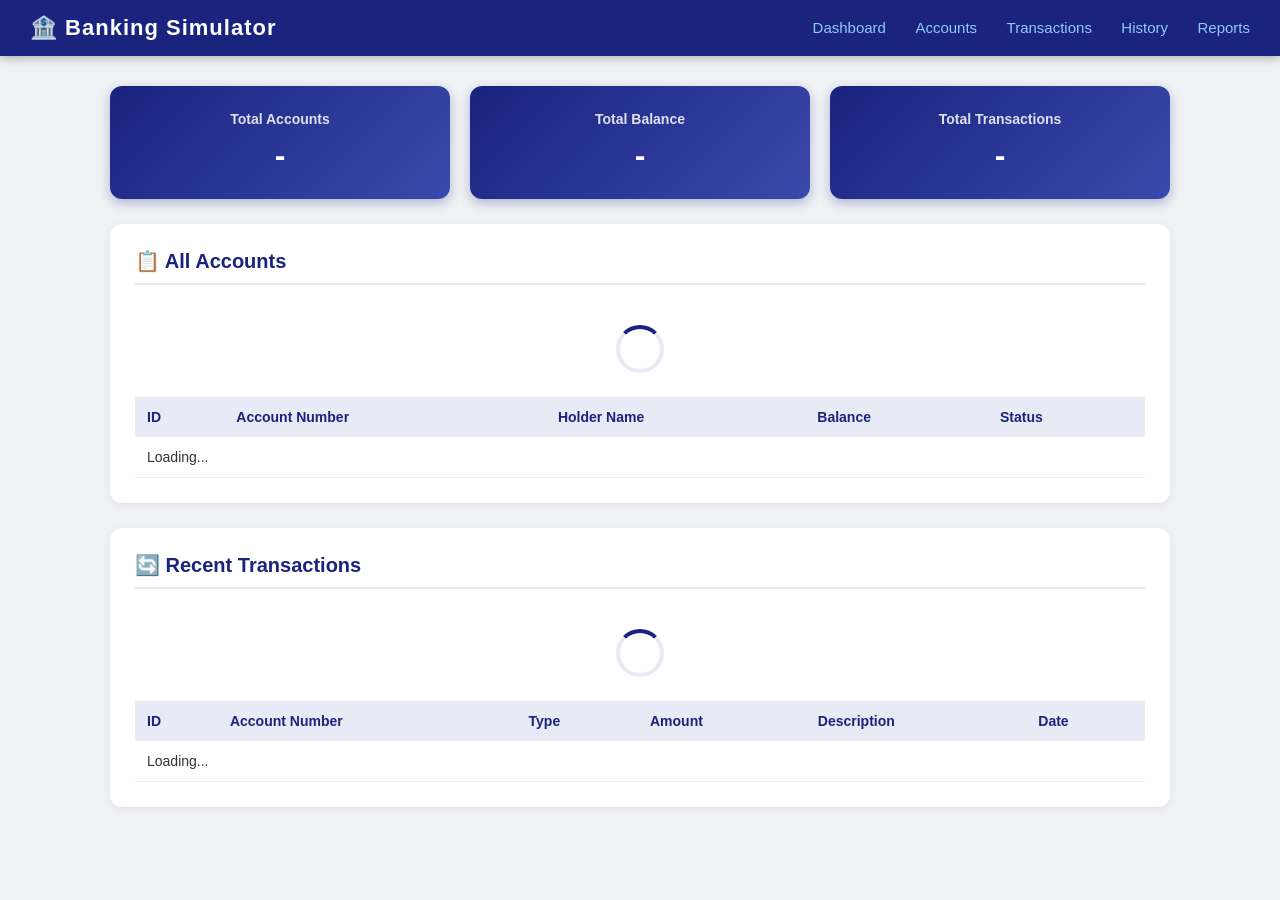
<file: src/main/resources/static/index.html>
<!DOCTYPE html>
<html lang="en">
<head>
    <meta charset="UTF-8">
    <meta name="viewport" content="width=device-width, initial-scale=1.0">
    <title>Banking Simulator - Dashboard</title>
    <link rel="stylesheet" href="style.css">
</head>
<body>

<nav>
    <h1>🏦 Banking Simulator</h1>
    <div>
        <a href="index.html">Dashboard</a>
        <a href="accounts.html">Accounts</a>
        <a href="transactions.html">Transactions</a>
        <a href="history.html">History</a>
        <a href="reports.html">Reports</a>
    </div>
</nav>

<div class="container">

    <!-- Stats Row -->
    <div class="stats-row">
        <div class="stat-card">
            <h3>Total Accounts</h3>
            <p id="totalAccounts">-</p>
        </div>
        <div class="stat-card">
            <h3>Total Balance</h3>
            <p id="totalBalance">-</p>
        </div>
        <div class="stat-card">
            <h3>Total Transactions</h3>
            <p id="totalTransactions">-</p>
        </div>
    </div>

    <!-- All Accounts Table -->
    <div class="card">
        <h2>📋 All Accounts</h2>
        <div id="spinner1" class="spinner"></div>
        <table>
            <thead>
            <tr>
                <th>ID</th>
                <th>Account Number</th>
                <th>Holder Name</th>
                <th>Balance</th>
                <th>Status</th>
            </tr>
            </thead>
            <tbody id="accountsTable">
            <tr><td colspan="5">Loading...</td></tr>
            </tbody>
        </table>
    </div>

    <!-- Recent Transactions -->
    <div class="card">
        <h2>🔄 Recent Transactions</h2>
        <div id="spinner2" class="spinner"></div>
        <table>
            <thead>
            <tr>
                <th>ID</th>
                <th>Account Number</th>
                <th>Type</th>
                <th>Amount</th>
                <th>Description</th>
                <th>Date</th>
            </tr>
            </thead>
            <tbody id="transactionsTable">
            <tr><td colspan="6">Loading...</td></tr>
            </tbody>
        </table>
    </div>

</div>

<script>
    const API = 'http://localhost:8080/api';

    // Load Accounts
    async function loadAccounts() {
        document.getElementById('spinner1').style.display = 'block';
        const res = await fetch(`${API}/accounts`);
        const accounts = await res.json();
        document.getElementById('spinner1').style.display = 'none';

        document.getElementById('totalAccounts').textContent = accounts.length;

        let totalBalance = 0;
        accounts.forEach(a => totalBalance += a.balance);
        document.getElementById('totalBalance').textContent = '₹' + totalBalance.toLocaleString();

        const tbody = document.getElementById('accountsTable');
        tbody.innerHTML = '';
        accounts.forEach(a => {
            tbody.innerHTML += `
                <tr>
                    <td>${a.id}</td>
                    <td>${a.accountNumber}</td>
                    <td>${a.holderName}</td>
                    <td>₹${a.balance.toLocaleString()}</td>
                    <td>
                        <span class="badge ${a.active ? 'badge-success' : 'badge-danger'}">
                            ${a.active ? 'Active' : 'Inactive'}
                        </span>
                    </td>
                </tr>`;
        });
    }

    // Load Transactions
    async function loadTransactions() {
        document.getElementById('spinner2').style.display = 'block';
        const res = await fetch(`${API}/transactions`);
        const transactions = await res.json();
        document.getElementById('spinner2').style.display = 'none';

        document.getElementById('totalTransactions').textContent = transactions.length;

        const tbody = document.getElementById('transactionsTable');
        tbody.innerHTML = '';
        transactions.slice(-10).reverse().forEach(t => {
            tbody.innerHTML += `
                <tr>
                    <td>${t.id}</td>
                    <td>${t.accountNumber}</td>
                    <td>
                        <span class="badge badge-${t.type.toLowerCase().includes('deposit') ? 'deposit' : t.type.toLowerCase().includes('withdraw') ? 'withdraw' : 'transfer'}">
                            ${t.type}
                        </span>
                    </td>
                    <td>₹${t.amount.toLocaleString()}</td>
                    <td>${t.description}</td>
                    <td>${new Date(t.timestamp).toLocaleString()}</td>
                </tr>`;
        });
    }

    loadAccounts();
    loadTransactions();
</script>

</body>
</html>
</file>
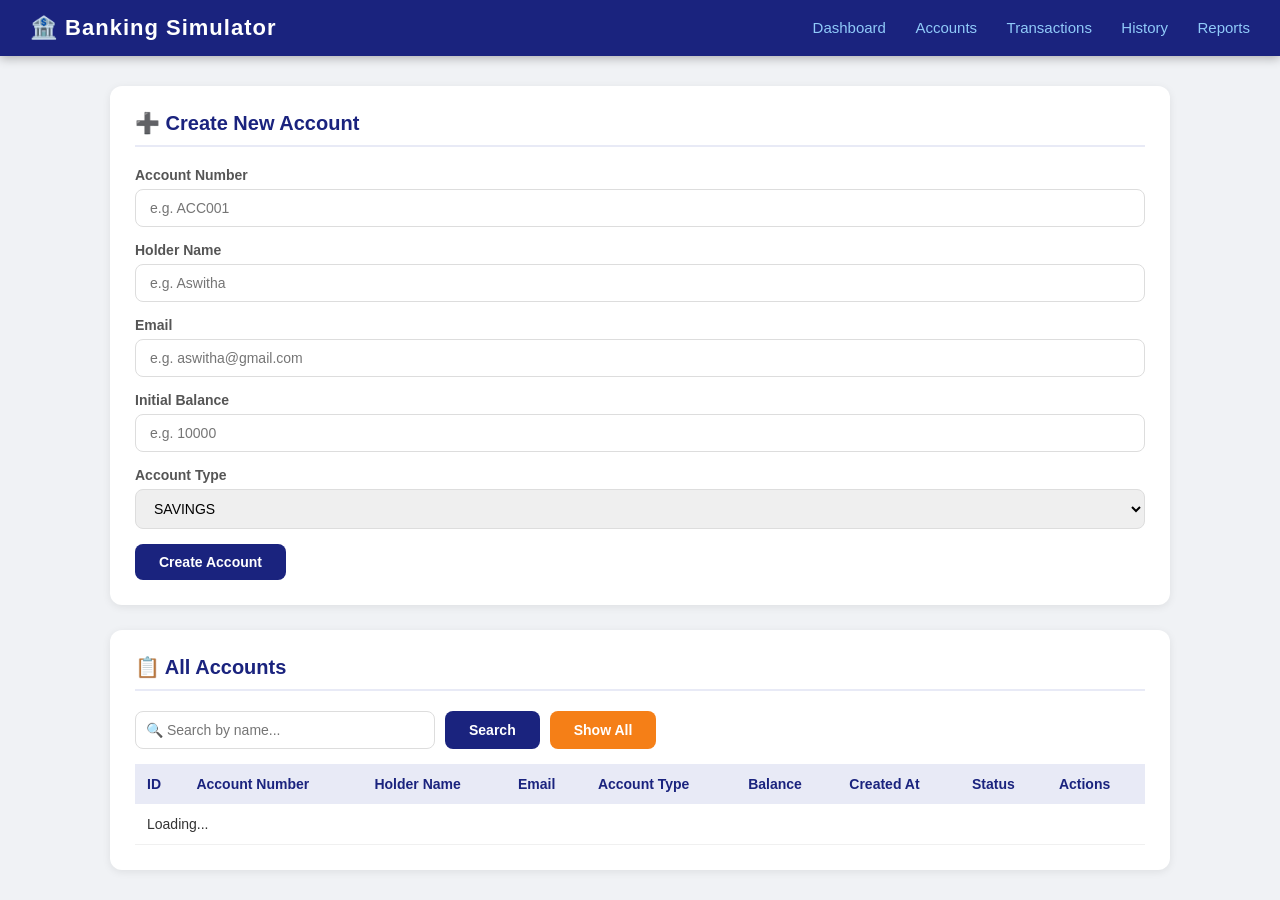
<file: src/main/resources/static/accounts.html>
<!DOCTYPE html>
<html lang="en">
<head>
    <meta charset="UTF-8">
    <meta name="viewport" content="width=device-width, initial-scale=1.0">
    <title>Banking Simulator - Accounts</title>
    <link rel="stylesheet" href="style.css">
</head>
<body>

<nav>
    <h1>🏦 Banking Simulator</h1>
    <div>
        <a href="index.html">Dashboard</a>
        <a href="accounts.html">Accounts</a>
        <a href="transactions.html">Transactions</a>
        <a href="history.html">History</a>
        <a href="reports.html">Reports</a>
    </div>
</nav>

<div class="container">

    <!-- Create Account -->
    <div class="card">
        <h2>➕ Create New Account</h2>
        <div id="createAlert" class="alert"></div>
        <div class="form-group">
            <label>Account Number</label>
            <input type="text" id="accountNumber" placeholder="e.g. ACC001">
        </div>
        <div class="form-group">
            <label>Holder Name</label>
            <input type="text" id="holderName" placeholder="e.g. Aswitha">
        </div>
        <div class="form-group">
            <label>Email</label>
            <input type="email" id="email" placeholder="e.g. aswitha@gmail.com">
        </div>
        <div class="form-group">
            <label>Initial Balance</label>
            <input type="number" id="balance" placeholder="e.g. 10000">
        </div>
        <div class="form-group">
            <label>Account Type</label>
            <select id="accountType">
                <option value="SAVINGS">SAVINGS</option>
                <option value="CURRENT">CURRENT</option>
                <option value="CHECKING">CHECKING</option>
            </select>
        </div>
        <button class="btn btn-primary" onclick="createAccount()">Create Account</button>
    </div>

    <!-- All Accounts -->
    <div class="card">
        <h2>📋 All Accounts</h2>

        <!-- Search Bar -->
        <div style="display:flex; gap:10px; margin-bottom:15px">
            <input type="text" id="searchName" placeholder="🔍 Search by name..."
                   style="padding:10px; border:1px solid #ddd; border-radius:8px; width:300px; font-size:14px">
            <button class="btn btn-primary" onclick="searchAccounts()">Search</button>
            <button class="btn btn-warning" onclick="loadAccounts()">Show All</button>
        </div>

        <table>
            <thead>
            <tr>
                <th>ID</th>
                <th>Account Number</th>
                <th>Holder Name</th>
                <th>Email</th>
                <th>Account Type</th>
                <th>Balance</th>
                <th>Created At</th>
                <th>Status</th>
                <th>Actions</th>
            </tr>
            </thead>
            <tbody id="accountsTable">
            <tr><td colspan="9">Loading...</td></tr>
            </tbody>
        </table>
    </div>

</div>

<script>
    const API = 'http://localhost:8080/api';

    // Load Accounts
    async function loadAccounts() {
        const res = await fetch(`${API}/accounts`);
        const accounts = await res.json();
        displayAccounts(accounts);
    }

    // Search Accounts by Name
    async function searchAccounts() {
        const name = document.getElementById('searchName').value;
        if (!name) {
            loadAccounts();
            return;
        }
        const res = await fetch(`${API}/accounts/search?name=${name}`);
        const accounts = await res.json();
        displayAccounts(accounts);
    }

    // Display Accounts
    function displayAccounts(accounts) {
        const tbody = document.getElementById('accountsTable');
        tbody.innerHTML = '';

        if (accounts.length === 0) {
            tbody.innerHTML = '<tr><td colspan="9">No accounts found</td></tr>';
            return;
        }

        accounts.forEach(a => {
            tbody.innerHTML += `
                <tr>
                    <td>${a.id}</td>
                    <td>${a.accountNumber}</td>
                    <td>${a.holderName}</td>
                    <td>${a.email || 'N/A'}</td>
                    <td><span class="badge badge-deposit">${a.accountType || 'SAVINGS'}</span></td>
                    <td>₹${a.balance.toLocaleString()}</td>
                    <td>${a.createdAt ? new Date(a.createdAt).toLocaleDateString() : 'N/A'}</td>
                    <td>
                        <span class="badge ${a.active ? 'badge-success' : 'badge-danger'}">
                            ${a.active ? 'Active' : 'Inactive'}
                        </span>
                    </td>
                    <td>
                        <button class="btn btn-warning" onclick="toggleAccount(${a.id}, ${a.active})">
                            ${a.active ? 'Deactivate' : 'Activate'}
                        </button>
                        <button class="btn btn-danger" onclick="deleteAccount(${a.id})">Delete</button>
                    </td>
                </tr>`;
        });
    }

    // Create Account
    async function createAccount() {
        const accountNumber = document.getElementById('accountNumber').value;
        const holderName = document.getElementById('holderName').value;
        const email = document.getElementById('email').value;
        const balance = document.getElementById('balance').value;
        const accountType = document.getElementById('accountType').value;

        if (!accountNumber || !holderName || !balance) {
            const alert = document.getElementById('createAlert');
            alert.className = 'alert alert-error';
            alert.style.display = 'block';
            alert.textContent = 'Please fill all required fields!';
            return;
        }

        const account = {
            accountNumber: accountNumber,
            holderName: holderName,
            email: email,
            balance: parseFloat(balance),
            accountType: accountType,
            active: true
        };

        const res = await fetch(`${API}/accounts`, {
            method: 'POST',
            headers: { 'Content-Type': 'application/json' },
            body: JSON.stringify(account)
        });

        const alert = document.getElementById('createAlert');
        if (res.ok) {
            alert.className = 'alert alert-success';
            alert.style.display = 'block';
            alert.textContent = 'Account created successfully!';
            loadAccounts();
        } else {
            const error = await res.text();
            alert.className = 'alert alert-error';
            alert.style.display = 'block';
            alert.textContent = 'Error: ' + error;
        }
    }

    // Toggle Account Active/Inactive
    async function toggleAccount(id, isActive) {
        const endpoint = isActive ? 'deactivate' : 'reactivate';
        await fetch(`${API}/accounts/${id}/${endpoint}`, { method: 'PUT' });
        loadAccounts();
    }

    // Delete Account
    async function deleteAccount(id) {
        if (confirm('Are you sure you want to delete this account?')) {
            await fetch(`${API}/accounts/${id}`, { method: 'DELETE' });
            loadAccounts();
        }
    }

    loadAccounts();
</script>

</body>
</html>
</file>
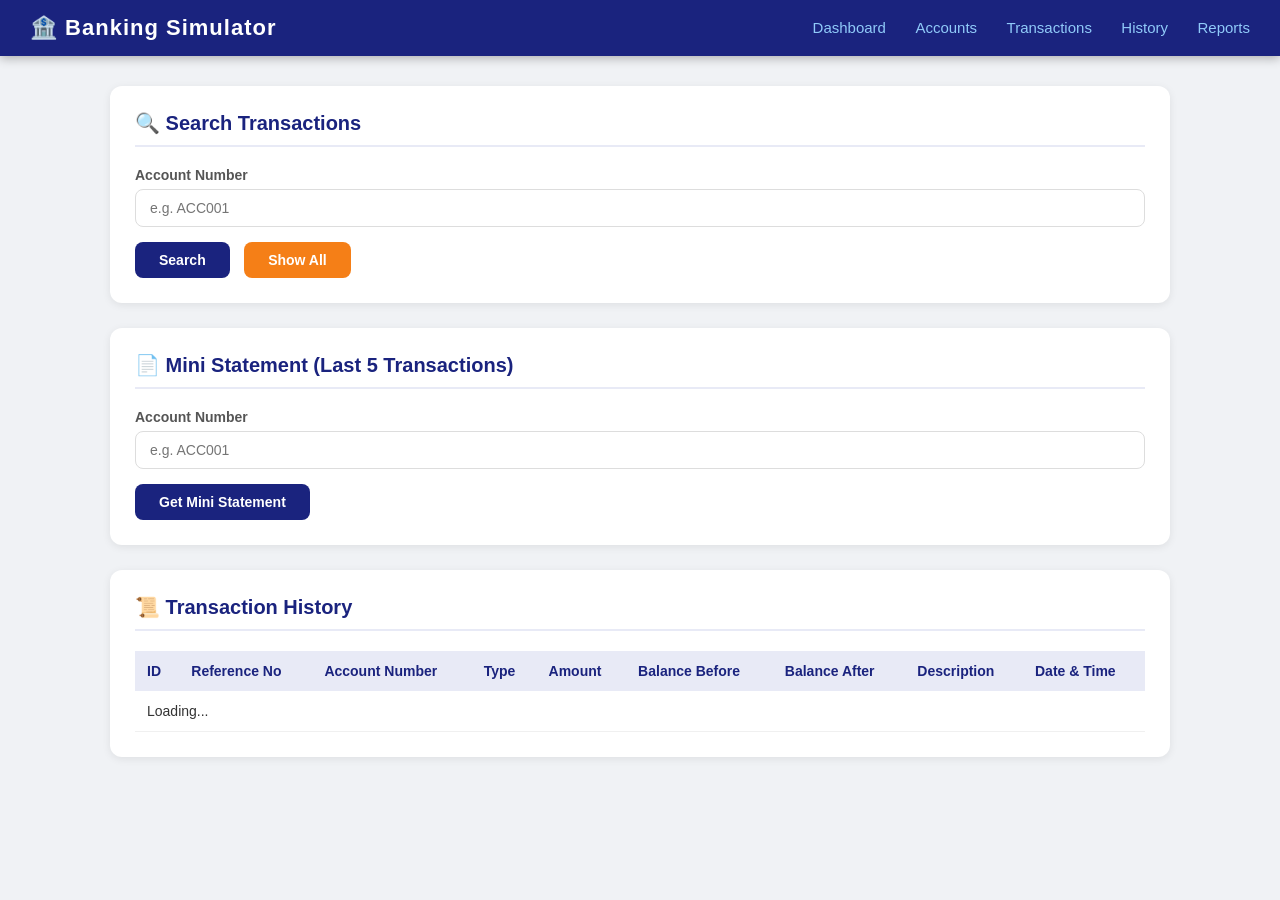
<file: src/main/resources/static/history.html>
<!DOCTYPE html>
<html lang="en">
<head>
    <meta charset="UTF-8">
    <meta name="viewport" content="width=device-width, initial-scale=1.0">
    <title>Banking Simulator - Transaction History</title>
    <link rel="stylesheet" href="style.css">
</head>
<body>

<nav>
    <h1>🏦 Banking Simulator</h1>
    <div>
        <a href="index.html">Dashboard</a>
        <a href="accounts.html">Accounts</a>
        <a href="transactions.html">Transactions</a>
        <a href="history.html">History</a>
        <a href="reports.html">Reports</a>
    </div>
</nav>

<div class="container">

    <!-- Search by Account Number -->
    <div class="card">
        <h2>🔍 Search Transactions</h2>
        <div class="form-group">
            <label>Account Number</label>
            <input type="text" id="searchAccount" placeholder="e.g. ACC001">
        </div>
        <button class="btn btn-primary" onclick="searchTransactions()">Search</button>
        <button class="btn btn-warning" onclick="loadAllTransactions()" style="margin-left:10px">Show All</button>
    </div>

    <!-- Mini Statement -->
    <div class="card">
        <h2>📄 Mini Statement (Last 5 Transactions)</h2>
        <div class="form-group">
            <label>Account Number</label>
            <input type="text" id="miniAccount" placeholder="e.g. ACC001">
        </div>
        <button class="btn btn-primary" onclick="loadMiniStatement()">Get Mini Statement</button>
    </div>

    <!-- Transactions Table -->
    <div class="card">
        <h2>📜 Transaction History</h2>
        <table>
            <thead>
            <tr>
                <th>ID</th>
                <th>Reference No</th>
                <th>Account Number</th>
                <th>Type</th>
                <th>Amount</th>
                <th>Balance Before</th>
                <th>Balance After</th>
                <th>Description</th>
                <th>Date & Time</th>
            </tr>
            </thead>
            <tbody id="historyTable">
            <tr><td colspan="9">Loading...</td></tr>
            </tbody>
        </table>
    </div>

</div>

<script>
    const API = 'http://localhost:8080/api';

    // Load All Transactions
    async function loadAllTransactions() {
        const res = await fetch(`${API}/transactions`);
        const transactions = await res.json();
        displayTransactions(transactions);
    }

    // Search by Account Number
    async function searchTransactions() {
        const accountNumber = document.getElementById('searchAccount').value;
        if (!accountNumber) {
            loadAllTransactions();
            return;
        }
        const res = await fetch(`${API}/transactions/account/${accountNumber}`);
        const transactions = await res.json();
        displayTransactions(transactions);
    }

    // Mini Statement (Last 5)
    async function loadMiniStatement() {
        const accountNumber = document.getElementById('miniAccount').value;

        if (!accountNumber) {
            alert("Please enter account number");
            return;
        }

        const res = await fetch(`${API}/transactions/mini/${accountNumber}`);
        const transactions = await res.json();

        displayTransactions(transactions);
    }

    // Display Transactions
    function displayTransactions(transactions) {
        const tbody = document.getElementById('historyTable');
        tbody.innerHTML = '';

        if (transactions.length === 0) {
            tbody.innerHTML = '<tr><td colspan="9">No transactions found</td></tr>';
            return;
        }

        transactions.reverse().forEach(t => {
            const type = t.type.toLowerCase();
            const badgeClass = type.includes('deposit') ? 'badge-deposit' :
                               type.includes('withdrawal') ? 'badge-withdraw' : 'badge-transfer';

            tbody.innerHTML += `
                <tr>
                    <td>${t.id}</td>
                    <td>${t.referenceNumber || 'N/A'}</td>
                    <td>${t.accountNumber}</td>
                    <td><span class="badge ${badgeClass}">${t.type}</span></td>
                    <td>₹${t.amount.toLocaleString()}</td>
                    <td>₹${t.balanceBefore || 0}</td>
                    <td>₹${t.balanceAfter || 0}</td>
                    <td>${t.description}</td>
                    <td>${new Date(t.timestamp).toLocaleString()}</td>
                </tr>`;
        });
    }

    loadAllTransactions();
</script>

</body>
</html>
</file>
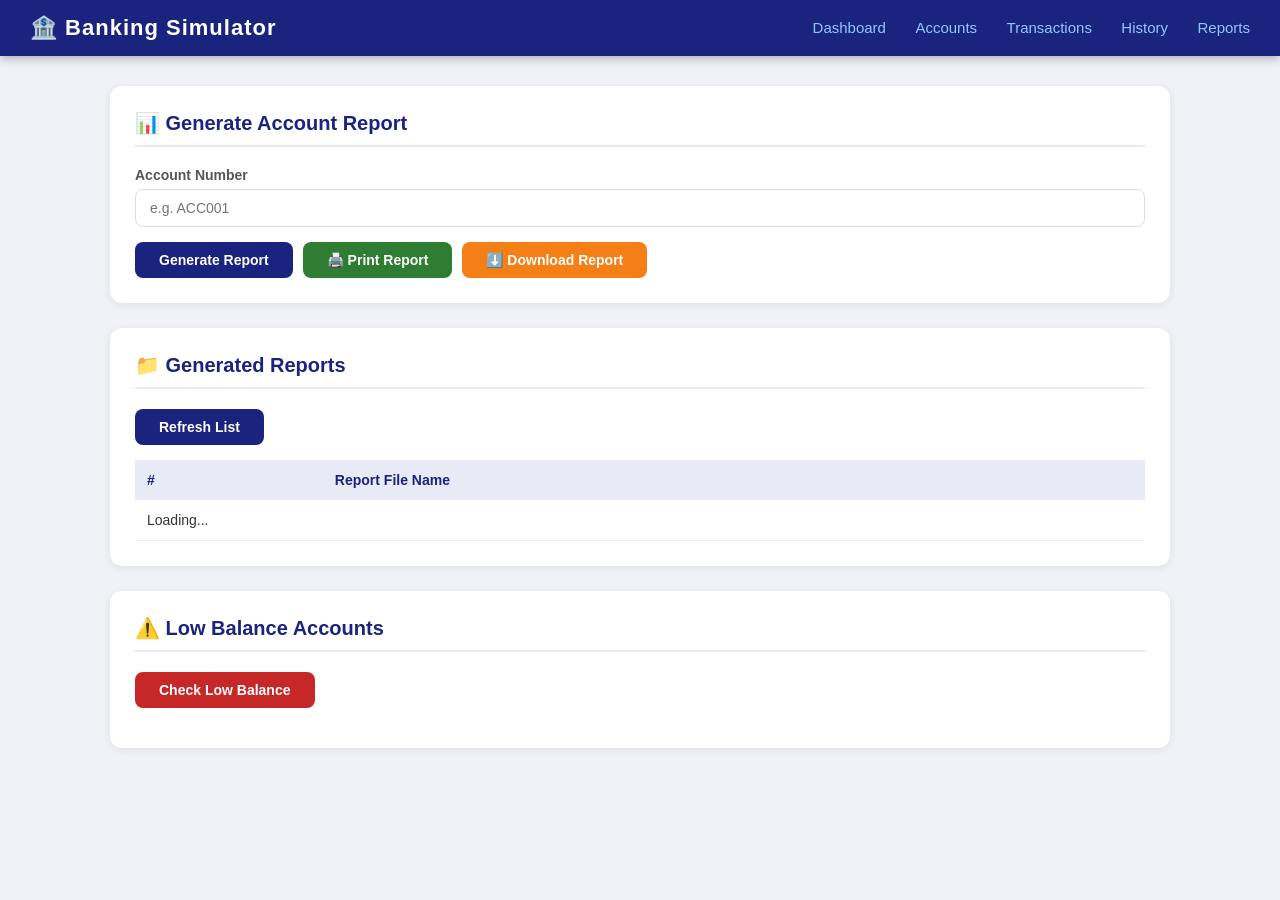
<file: src/main/resources/static/reports.html>
<!DOCTYPE html>
<html lang="en">
<head>
    <meta charset="UTF-8">
    <meta name="viewport" content="width=device-width, initial-scale=1.0">
    <title>Banking Simulator - Reports</title>
    <link rel="stylesheet" href="style.css">
</head>
<body>

<nav>
    <h1>🏦 Banking Simulator</h1>
    <div>
        <a href="index.html">Dashboard</a>
        <a href="accounts.html">Accounts</a>
        <a href="transactions.html">Transactions</a>
        <a href="history.html">History</a>
        <a href="reports.html">Reports</a>
    </div>
</nav>

<div class="container">

    <!-- Generate Report -->
    <div class="card">
        <h2>📊 Generate Account Report</h2>
        <div id="reportAlert" class="alert"></div>
        <div class="form-group">
            <label>Account Number</label>
            <input type="text" id="reportAccount" placeholder="e.g. ACC001">
        </div>
        <div style="display:flex; gap:10px;">
            <button class="btn btn-primary" onclick="generateReport()">Generate Report</button>
            <button class="btn btn-success" onclick="printReport()">🖨️ Print Report</button>
            <button class="btn btn-warning" onclick="downloadReport()">⬇️ Download Report</button>
        </div>
    </div>

    <!-- Report Preview -->
    <div class="card" id="reportPreview" style="display:none">
        <h2>📄 Report Preview</h2>
        <div id="reportContent" style="font-family: monospace; white-space: pre-wrap;
             background:#f5f5f5; padding:20px; border-radius:8px; font-size:13px;">
        </div>
    </div>

    <!-- List Reports -->
    <div class="card">
        <h2>📁 Generated Reports</h2>
        <button class="btn btn-primary" onclick="loadReports()"
                style="margin-bottom:15px">Refresh List</button>
        <table>
            <thead>
            <tr>
                <th>#</th>
                <th>Report File Name</th>
            </tr>
            </thead>
            <tbody id="reportsTable">
            <tr><td colspan="2">Loading...</td></tr>
            </tbody>
        </table>
    </div>

    <!-- Low Balance Accounts -->
    <div class="card">
        <h2>⚠️ Low Balance Accounts</h2>
        <button class="btn btn-danger" onclick="loadLowBalance()"
                style="margin-bottom:15px">Check Low Balance</button>
        <div id="lowBalanceList"></div>
    </div>

</div>

<script>
    const API = 'http://localhost:8080/api';
    let lastReportContent = '';

    // Generate Report
    async function generateReport() {
        const accountNumber = document.getElementById('reportAccount').value;
        if (!accountNumber) {
            const alert = document.getElementById('reportAlert');
            alert.className = 'alert alert-error';
            alert.style.display = 'block';
            alert.textContent = 'Please enter account number!';
            return;
        }

        const res = await fetch(`${API}/reports/${accountNumber}`);
        const message = await res.text();

        const alert = document.getElementById('reportAlert');
        if (res.ok) {
            alert.className = 'alert alert-success';
            alert.style.display = 'block';
            alert.textContent = message;

            // Show report preview
            await loadReportPreview(accountNumber);
            loadReports();
        } else {
            alert.className = 'alert alert-error';
            alert.style.display = 'block';
            alert.textContent = 'Error: ' + message;
        }
    }

    // Load Report Preview
    async function loadReportPreview(accountNumber) {
        const res = await fetch(`${API}/transactions/account/${accountNumber}`);
        const transactions = await res.json();

        let content = '=== Transaction Report ===\n';
        content += 'Account Number: ' + accountNumber + '\n';
        content += 'Generated At: ' + new Date().toLocaleString() + '\n';
        content += '==========================\n\n';

        transactions.forEach(t => {
            content += 'Reference: ' + (t.referenceNumber || 'N/A') + '\n';
            content += 'Type: ' + t.type + '\n';
            content += 'Amount: ₹' + t.amount + '\n';
            content += 'Balance Before: ₹' + t.balanceBefore + '\n';
            content += 'Balance After: ₹' + t.balanceAfter + '\n';
            content += 'Description: ' + t.description + '\n';
            content += 'Timestamp: ' + new Date(t.timestamp).toLocaleString() + '\n';
            content += '--------------------------\n';
        });

        lastReportContent = content;
        document.getElementById('reportContent').textContent = content;
        document.getElementById('reportPreview').style.display = 'block';
    }

    // Print Report
    function printReport() {
        const accountNumber = document.getElementById('reportAccount').value;
        if (!accountNumber) {
            alert('Please generate a report first!');
            return;
        }
        window.print();
    }

    // Download Report
    function downloadReport() {
        const accountNumber = document.getElementById('reportAccount').value;
        if (!lastReportContent) {
            alert('Please generate a report first!');
            return;
        }
        const blob = new Blob([lastReportContent], { type: 'text/plain' });
        const url = URL.createObjectURL(blob);
        const a = document.createElement('a');
        a.href = url;
        a.download = 'report_' + accountNumber + '_' + Date.now() + '.txt';
        a.click();
        URL.revokeObjectURL(url);
    }

    // Load Reports List
    async function loadReports() {
        const res = await fetch(`${API}/reports/list`);
        const reports = await res.json();

        const tbody = document.getElementById('reportsTable');
        tbody.innerHTML = '';

        if (reports.length === 0) {
            tbody.innerHTML = '<tr><td colspan="2">No reports found</td></tr>';
            return;
        }

        reports.forEach((report, index) => {
            tbody.innerHTML += `
                <tr>
                    <td>${index + 1}</td>
                    <td>${report}</td>
                </tr>`;
        });
    }

    // Load Low Balance Accounts
    async function loadLowBalance() {
        const res = await fetch(`${API}/reports/alerts/low-balance`);
        const accounts = await res.json();

        const div = document.getElementById('lowBalanceList');
        if (accounts.length === 0) {
            div.innerHTML = '<p style="color:green">✅ No low balance accounts!</p>';
            return;
        }

        div.innerHTML = '';
        accounts.forEach(a => {
            div.innerHTML += `
                <div class="alert alert-error" style="display:block; margin-bottom:10px">
                    ⚠️ ${a}
                </div>`;
        });
    }

    loadReports();
</script>

</body>
</html>
</file>
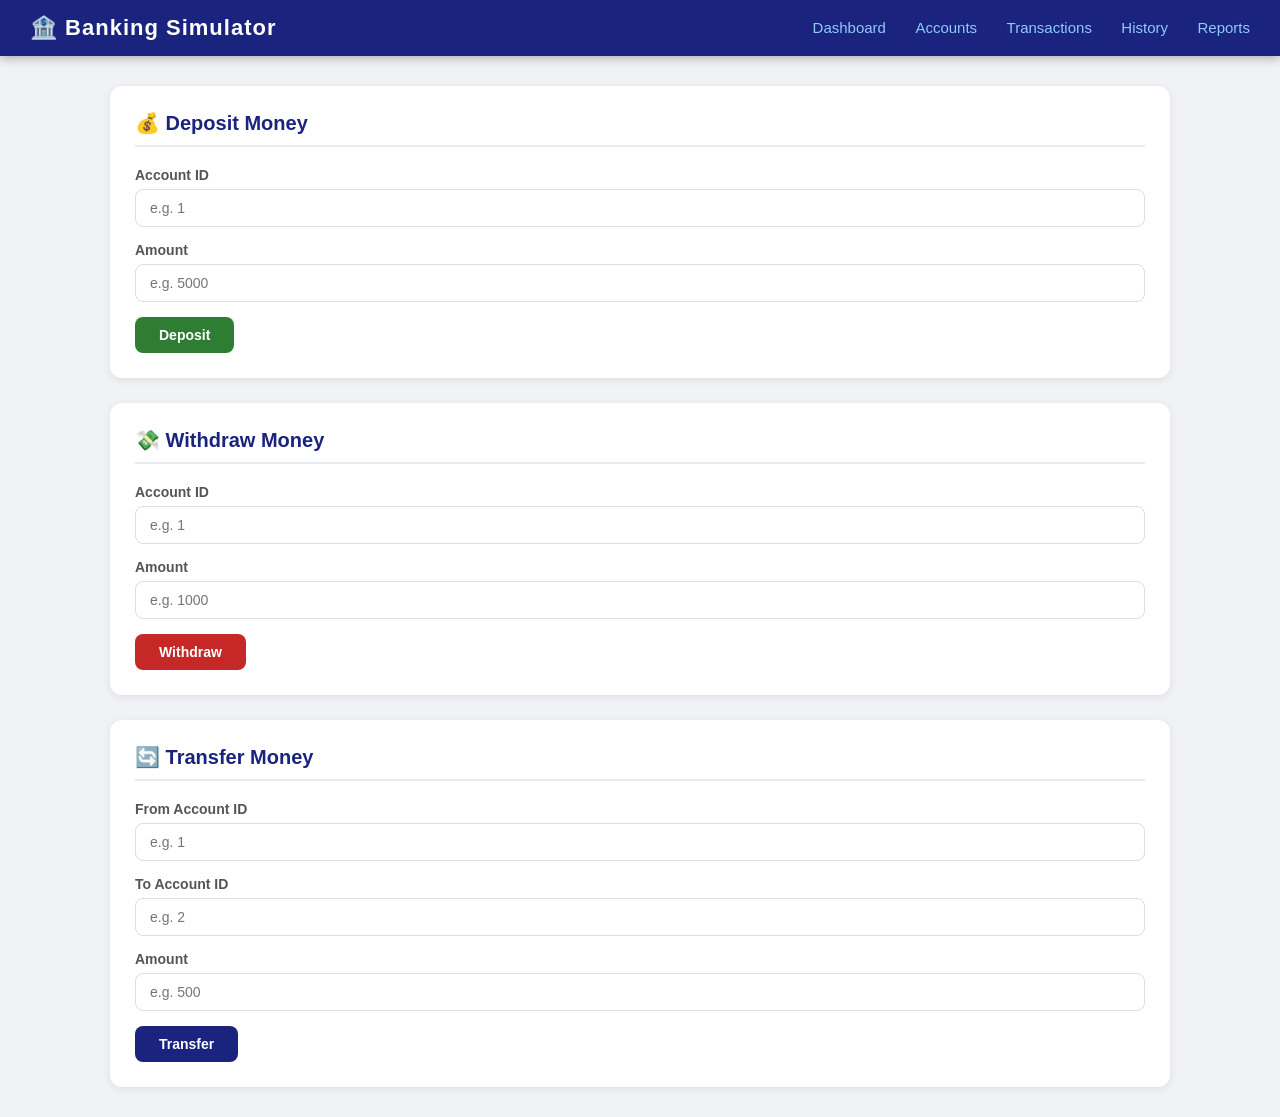
<file: src/main/resources/static/transactions.html>
<!DOCTYPE html>
<html lang="en">
<head>
    <meta charset="UTF-8">
    <meta name="viewport" content="width=device-width, initial-scale=1.0">
    <title>Banking Simulator - Transactions</title>
    <link rel="stylesheet" href="style.css">
</head>
<body>

<nav>
    <h1>🏦 Banking Simulator</h1>
    <div>
        <a href="index.html">Dashboard</a>
        <a href="accounts.html">Accounts</a>
        <a href="transactions.html">Transactions</a>
        <a href="history.html">History</a>
        <a href="reports.html">Reports</a>
    </div>
</nav>

<div class="container">

    <!-- Deposit -->
    <div class="card">
        <h2>💰 Deposit Money</h2>
        <div id="depositAlert" class="alert"></div>
        <div class="form-group">
            <label>Account ID</label>
            <input type="number" id="depositAccountId" placeholder="e.g. 1">
        </div>
        <div class="form-group">
            <label>Amount</label>
            <input type="number" id="depositAmount" placeholder="e.g. 5000">
        </div>
        <button class="btn btn-success" onclick="deposit()">Deposit</button>
    </div>

    <!-- Withdraw -->
    <div class="card">
        <h2>💸 Withdraw Money</h2>
        <div id="withdrawAlert" class="alert"></div>
        <div class="form-group">
            <label>Account ID</label>
            <input type="number" id="withdrawAccountId" placeholder="e.g. 1">
        </div>
        <div class="form-group">
            <label>Amount</label>
            <input type="number" id="withdrawAmount" placeholder="e.g. 1000">
        </div>
        <button class="btn btn-danger" onclick="withdraw()">Withdraw</button>
    </div>

    <!-- Transfer -->
    <div class="card">
        <h2>🔄 Transfer Money</h2>
        <div id="transferAlert" class="alert"></div>
        <div class="form-group">
            <label>From Account ID</label>
            <input type="number" id="fromAccountId" placeholder="e.g. 1">
        </div>
        <div class="form-group">
            <label>To Account ID</label>
            <input type="number" id="toAccountId" placeholder="e.g. 2">
        </div>
        <div class="form-group">
            <label>Amount</label>
            <input type="number" id="transferAmount" placeholder="e.g. 500">
        </div>
        <button class="btn btn-primary" onclick="transfer()">Transfer</button>
    </div>

</div>

<script>
    const API = 'http://localhost:8080/api';

    // Deposit
    async function deposit() {
        const accountId = document.getElementById('depositAccountId').value;
        const amount = document.getElementById('depositAmount').value;

        const res = await fetch(`${API}/transactions/deposit?accountId=${accountId}&amount=${amount}`, {
            method: 'POST'
        });

        const alert = document.getElementById('depositAlert');
        if (res.ok) {
            const data = await res.json();
            alert.className = 'alert alert-success';
            alert.style.display = 'block';
            alert.textContent = `Deposit successful! New Balance: ₹${data.balance}`;
        } else {
            const error = await res.text();
            alert.className = 'alert alert-error';
            alert.style.display = 'block';
            alert.textContent = 'Error: ' + error;
        }
    }

    // Withdraw
    async function withdraw() {
        const accountId = document.getElementById('withdrawAccountId').value;
        const amount = document.getElementById('withdrawAmount').value;

        const res = await fetch(`${API}/transactions/withdraw?accountId=${accountId}&amount=${amount}`, {
            method: 'POST'
        });

        const alert = document.getElementById('withdrawAlert');
        if (res.ok) {
            const data = await res.json();
            alert.className = 'alert alert-success';
            alert.style.display = 'block';
            alert.textContent = `Withdrawal successful! New Balance: ₹${data.balance}`;
        } else {
            const error = await res.text();
            alert.className = 'alert alert-error';
            alert.style.display = 'block';
            alert.textContent = 'Error: ' + error;
        }
    }

    // Transfer
    async function transfer() {
        const fromAccountId = document.getElementById('fromAccountId').value;
        const toAccountId = document.getElementById('toAccountId').value;
        const amount = document.getElementById('transferAmount').value;

        const res = await fetch(`${API}/transactions/transfer?fromAccountId=${fromAccountId}&toAccountId=${toAccountId}&amount=${amount}`, {
            method: 'POST'
        });

        const alert = document.getElementById('transferAlert');
        if (res.ok) {
            alert.className = 'alert alert-success';
            alert.style.display = 'block';
            alert.textContent = 'Transfer successful!';
        } else {
            const error = await res.text();
            alert.className = 'alert alert-error';
            alert.style.display = 'block';
            alert.textContent = 'Error: ' + error;
        }
    }
</script>

</body>
</html>
</file>
<file: src/main/resources/static/style.css>
* {
    margin: 0;
    padding: 0;
    box-sizing: border-box;
    font-family: 'Segoe UI', Tahoma, Geneva, Verdana, sans-serif;
}

body {
    background-color: #f0f2f5;
    color: #333;
}

/* Navigation Bar */
nav {
    background-color: #1a237e;
    padding: 15px 30px;
    display: flex;
    align-items: center;
    justify-content: space-between;
    box-shadow: 0 2px 10px rgba(0,0,0,0.3);
}

nav h1 {
    color: white;
    font-size: 22px;
    letter-spacing: 1px;
}

nav a {
    color: #90caf9;
    text-decoration: none;
    margin-left: 25px;
    font-size: 15px;
    transition: color 0.3s;
}

nav a:hover {
    color: white;
}

/* Main Container */
.container {
    max-width: 1100px;
    margin: 30px auto;
    padding: 0 20px;
}

/* Cards */
.card {
    background: white;
    border-radius: 12px;
    padding: 25px;
    margin-bottom: 25px;
    box-shadow: 0 2px 8px rgba(0,0,0,0.08);
}

.card h2 {
    color: #1a237e;
    margin-bottom: 20px;
    font-size: 20px;
    border-bottom: 2px solid #e8eaf6;
    padding-bottom: 10px;
}

/* Stats Row */
.stats-row {
    display: flex;
    gap: 20px;
    margin-bottom: 25px;
}

.stat-card {
    flex: 1;
    background: linear-gradient(135deg, #1a237e, #3949ab);
    color: white;
    padding: 25px;
    border-radius: 12px;
    text-align: center;
    box-shadow: 0 4px 12px rgba(26,35,126,0.3);
}

.stat-card h3 {
    font-size: 14px;
    opacity: 0.85;
    margin-bottom: 10px;
}

.stat-card p {
    font-size: 32px;
    font-weight: bold;
}

/* Forms */
.form-group {
    margin-bottom: 15px;
}

.form-group label {
    display: block;
    margin-bottom: 6px;
    font-weight: 600;
    color: #555;
    font-size: 14px;
}

.form-group input,
.form-group select {
    width: 100%;
    padding: 10px 14px;
    border: 1px solid #ddd;
    border-radius: 8px;
    font-size: 14px;
    transition: border 0.3s;
}

.form-group input:focus,
.form-group select:focus {
    outline: none;
    border-color: #3949ab;
}

/* Buttons */
.btn {
    padding: 10px 24px;
    border: none;
    border-radius: 8px;
    cursor: pointer;
    font-size: 14px;
    font-weight: 600;
    transition: all 0.3s;
}

.btn-primary {
    background-color: #1a237e;
    color: white;
}

.btn-primary:hover {
    background-color: #3949ab;
}

.btn-success {
    background-color: #2e7d32;
    color: white;
}

.btn-success:hover {
    background-color: #43a047;
}

.btn-danger {
    background-color: #c62828;
    color: white;
}

.btn-danger:hover {
    background-color: #e53935;
}

.btn-warning {
    background-color: #f57f17;
    color: white;
}

.btn-warning:hover {
    background-color: #fb8c00;
}

/* Table */
table {
    width: 100%;
    border-collapse: collapse;
    font-size: 14px;
}

table th {
    background-color: #e8eaf6;
    color: #1a237e;
    padding: 12px;
    text-align: left;
    font-weight: 600;
}

table td {
    padding: 12px;
    border-bottom: 1px solid #f0f0f0;
}

table tr:hover {
    background-color: #f5f5f5;
}

/* Alerts */
.alert {
    padding: 12px 16px;
    border-radius: 8px;
    margin-bottom: 15px;
    font-size: 14px;
    display: none;
}

.alert-success {
    background-color: #e8f5e9;
    color: #2e7d32;
    border: 1px solid #a5d6a7;
}

.alert-error {
    background-color: #ffebee;
    color: #c62828;
    border: 1px solid #ef9a9a;
}

/* Badge */
.badge {
    padding: 4px 10px;
    border-radius: 20px;
    font-size: 12px;
    font-weight: 600;
}

.badge-success {
    background-color: #e8f5e9;
    color: #2e7d32;
}

.badge-danger {
    background-color: #ffebee;
    color: #c62828;
}

.badge-deposit {
    background-color: #e3f2fd;
    color: #1565c0;
}

.badge-withdraw {
    background-color: #fff3e0;
    color: #e65100;
}

.badge-transfer {
    background-color: #f3e5f5;
    color: #6a1b9a;
}
/* Loading Spinner */
.spinner {
    display: none;
    text-align: center;
    padding: 20px;
}

.spinner::after {
    content: '';
    display: inline-block;
    width: 40px;
    height: 40px;
    border: 4px solid #e8eaf6;
    border-top: 4px solid #1a237e;
    border-radius: 50%;
    animation: spin 0.8s linear infinite;
}

@keyframes spin {
    0% { transform: rotate(0deg); }
    100% { transform: rotate(360deg); }
}
</file>
